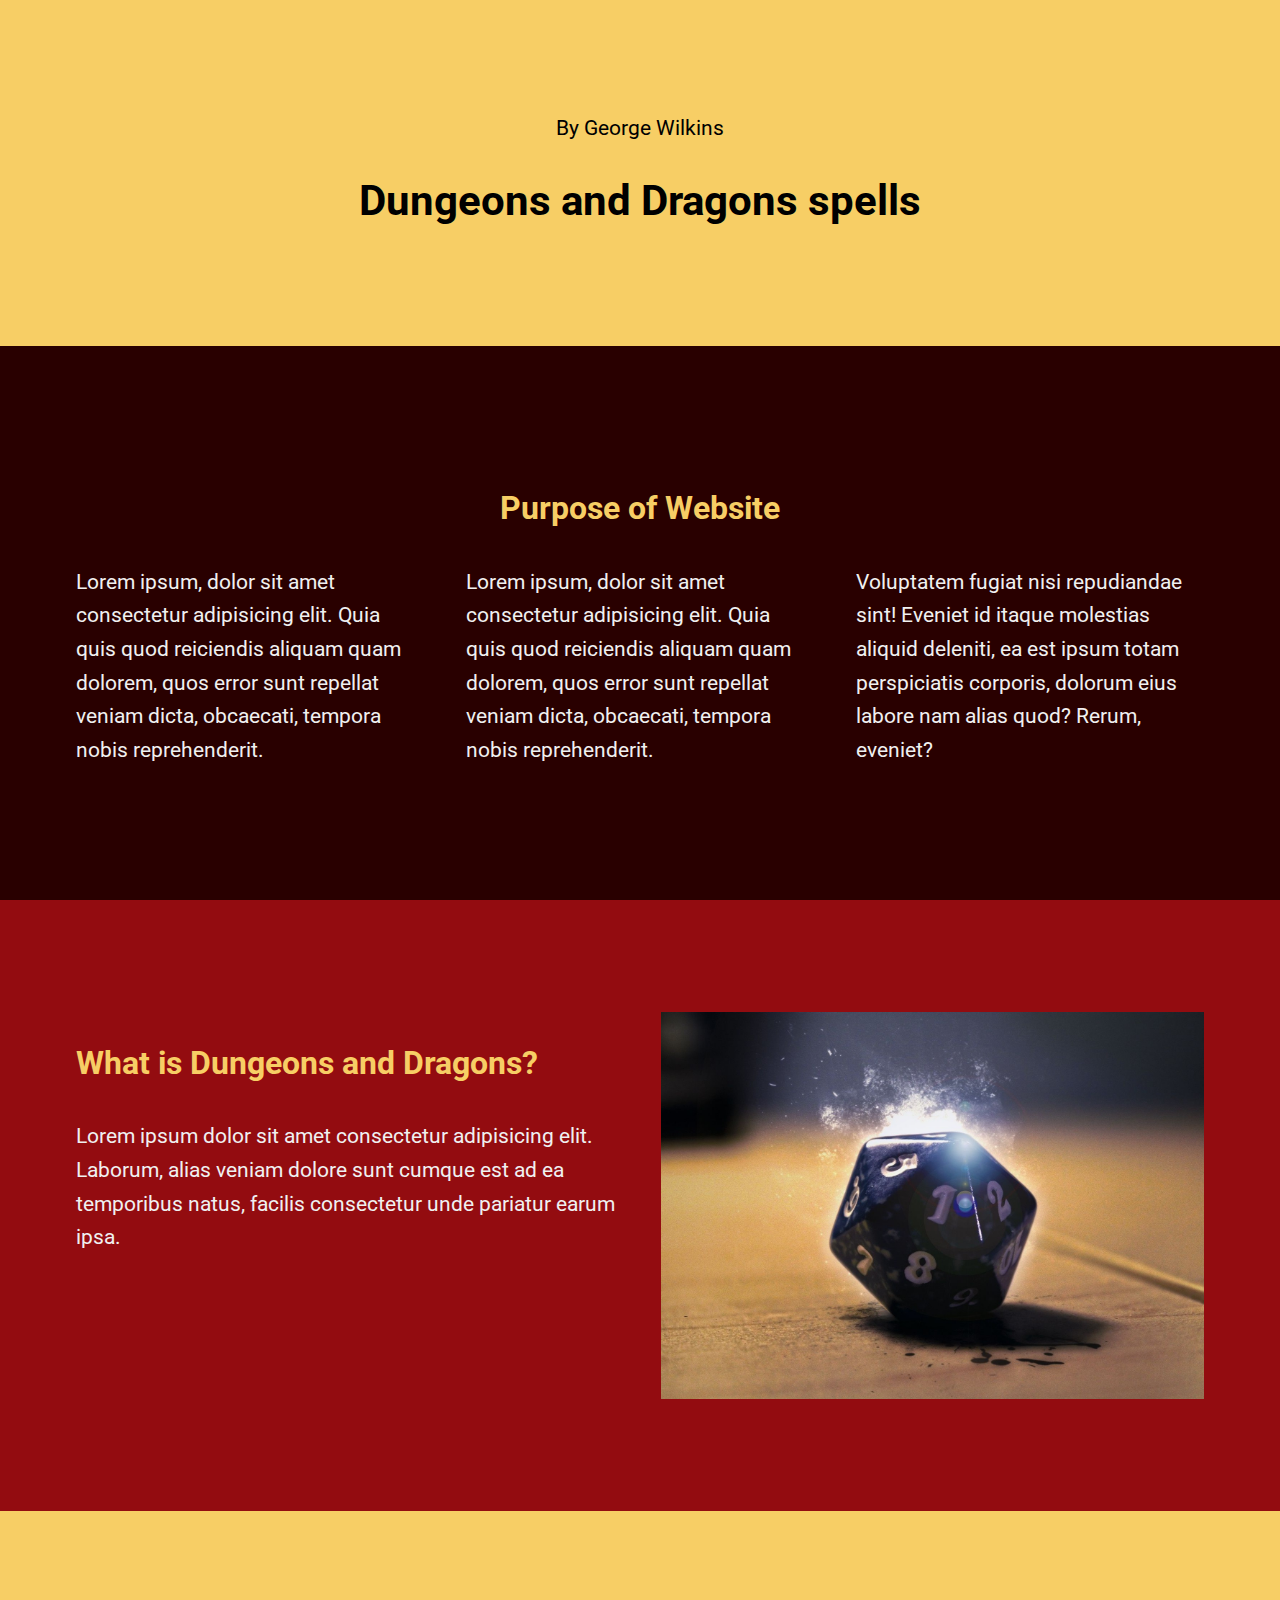
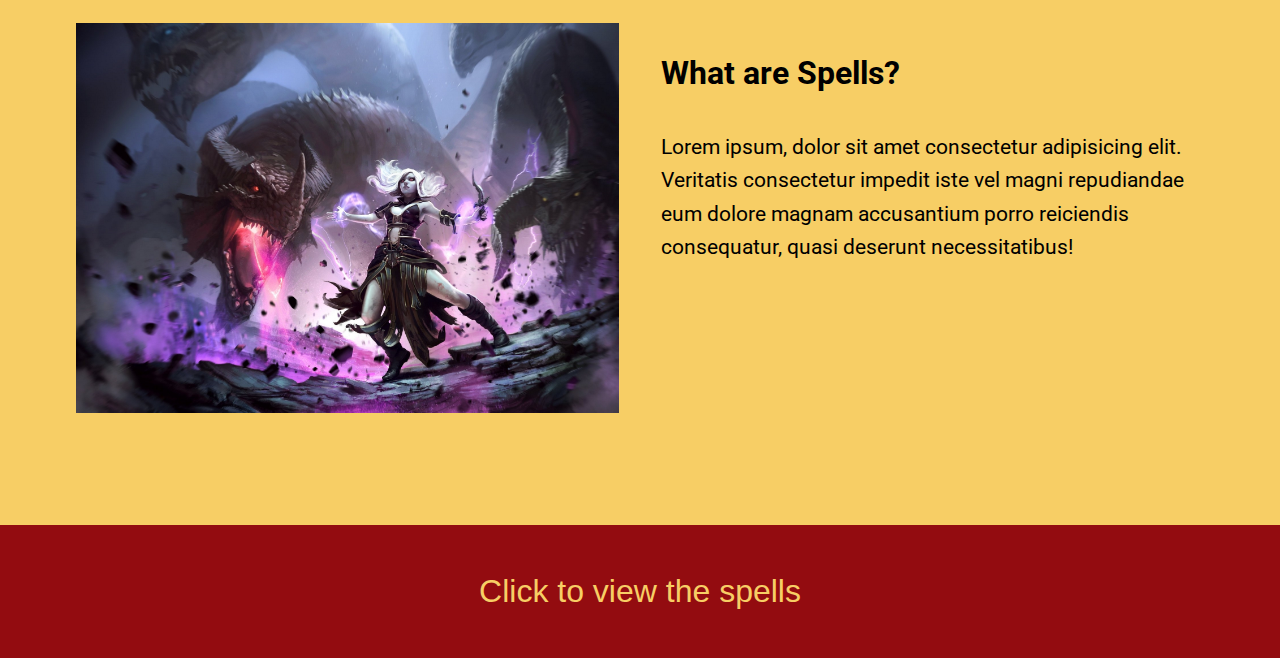
<file: index.html>
<!DOCTYPE html>
<html lang="en">
<head>
    <meta charset="UTF-8">
    <meta name="viewport" content="width=device-width, initial-scale=1.0">
    <link rel="stylesheet" href="style.css">
    <title>DnD Spell Database</title>
    <link rel="stylesheet" href="https://fonts.googleapis.com/css?family=Roboto">
    <link rel="stylesheet" href="https://fonts.googleapis.com/css?family=Playfair+Display">
</head>


<body>
    <header class="bg-light text-center">
        <div class="container conatiner--narrow">
            <p>By George Wilkins</p>
            <h1>Dungeons and Dragons spells</h1>
        </div>
    </header>

    <section class="bg-dark">
        <div class="container">
            <h2 class="text-center">Purpose of Website</h2>
            <div class="split">
                <div>
                    <p>Lorem ipsum, dolor sit amet consectetur adipisicing elit. Quia quis quod reiciendis aliquam quam dolorem, quos error sunt repellat veniam dicta, obcaecati, tempora nobis reprehenderit.</p>
                </div>
                <div>
                    <p>Lorem ipsum, dolor sit amet consectetur adipisicing elit. Quia quis quod reiciendis aliquam quam dolorem, quos error sunt repellat veniam dicta, obcaecati, tempora nobis reprehenderit.</p>
                </div>
                <div>
                    <p>Voluptatem fugiat nisi repudiandae sint! Eveniet id itaque molestias aliquid deleniti, ea est ipsum totam perspiciatis corporis, dolorum eius labore nam alias quod? Rerum, eveniet?</p>
                </div>
            </div>
        </div>
    </section>

    <section class="bg-primary">
        <div class="container">
            <div class="split">
                <div>
                    <h2>What is Dungeons and Dragons?</h2>
                    <p>Lorem ipsum dolor sit amet consectetur adipisicing elit. Laborum, alias veniam dolore sunt cumque est ad ea temporibus natus, facilis consectetur unde pariatur earum ipsa.</p></div>
                <div>
                    <img src="images/shiny_d20.jpg" alt="A shiny 20 sided dice">
                </div>
            </div>
        </div>
    </section>

    <section class="bg-light" >
        <div class="container">
            <div class="split">
                <div>
                    <img src="images/fighting_tiamat.jpg" alt="Eldritch caster fighting Tiamat, Queen of Dragons">
                </div>
                <div>
                    <h2>What are Spells?</h2>
                    <p>Lorem ipsum, dolor sit amet consectetur adipisicing elit. Veritatis consectetur impedit iste vel magni repudiandae eum dolore magnam accusantium porro reiciendis consequatur, quasi deserunt necessitatibus!</p>
                </div>
            </div>
        </div>
    </section>

    <div class="call-to-action">
        <form  action="" method="get">
            <button class="button-cta" type="submit">Click to view the spells</button>
        </form>
    </div>

</body>
</html>
</file>
<file: style.css>
:root {
    --clr-primary-200: #F7CE65;
    --clr-primary-500: #930C10;
    --clr-primary-800: #290000;

    --clr-neutral-000: #F0F0F0;
    --clr-neutral-900: #030303;

    --ff-primary: 'Roboto', sans-serif;
    --ff-accent: 'Playfair Display', serif;
}

*,
*::before,
*::after {
    box-sizing: border-box;
}

body {
    font-family: var(--ff-primary);
    font-weight: 400;
    font-size: 1.3125rem;
    line-height: 1.6;
}

body,
h1,
h2
h3,
p {
    margin: 0;
}

h1.
h2,
h3 {
    color: var(--clr-primary-200);
    font-family: var(--ff-accent);
    font-weight: 900;
    line-height: 1;
}

h2,
h3,
p {
    margin-bottom: 1em;}

img {
    display: block;
    max-width: 100%;
}


.text-center {
    text-align: center;
}

header,
section {
    padding: 4rem 0;
}

@media (min-width: 40em) {
    header,
    section {
    padding: 7rem 0;
}
}

.container {
    margin-inline: auto;
    width: min(90%, 70.5rem);
}

.container--narrow {
    max-width: 35rem;
}

.bg-light {
    background-color: var(--clr-primary-200);
}

.bg-dark {
    color: var(--clr-neutral-000);
    background-color: var(--clr-primary-800);
}

.bg-primary {
    color: var(--clr-neutral-000);
    background-color: var(--clr-primary-500)
}

.bg-primary h2,
.bg-dark h2 {
    color: var(--clr-primary-200)
}

.split {
    display: flex;
    flex-direction: column;
}

@media (min-width: 40em) {
    .split {
        flex-direction: row;
    }

    .split > * {
        flex-basis: 100%;
    }

    .split > * + * {
        margin-left: 2em;
    }
}


.call-to-action {
    background-color: var(--clr-primary-500);
    text-align: center;
    padding: 2rem 0;
}

.button-cta {
    color: var(--clr-primary-200);
    background-color: var(--clr-primary-500);
    font-size: 2rem;
    border: none;
    padding: 1rem;
}

.button-cta:hover {
    background-color: var(--clr-primary-200);
    color: var(--clr-primary-500);
}
</file>
